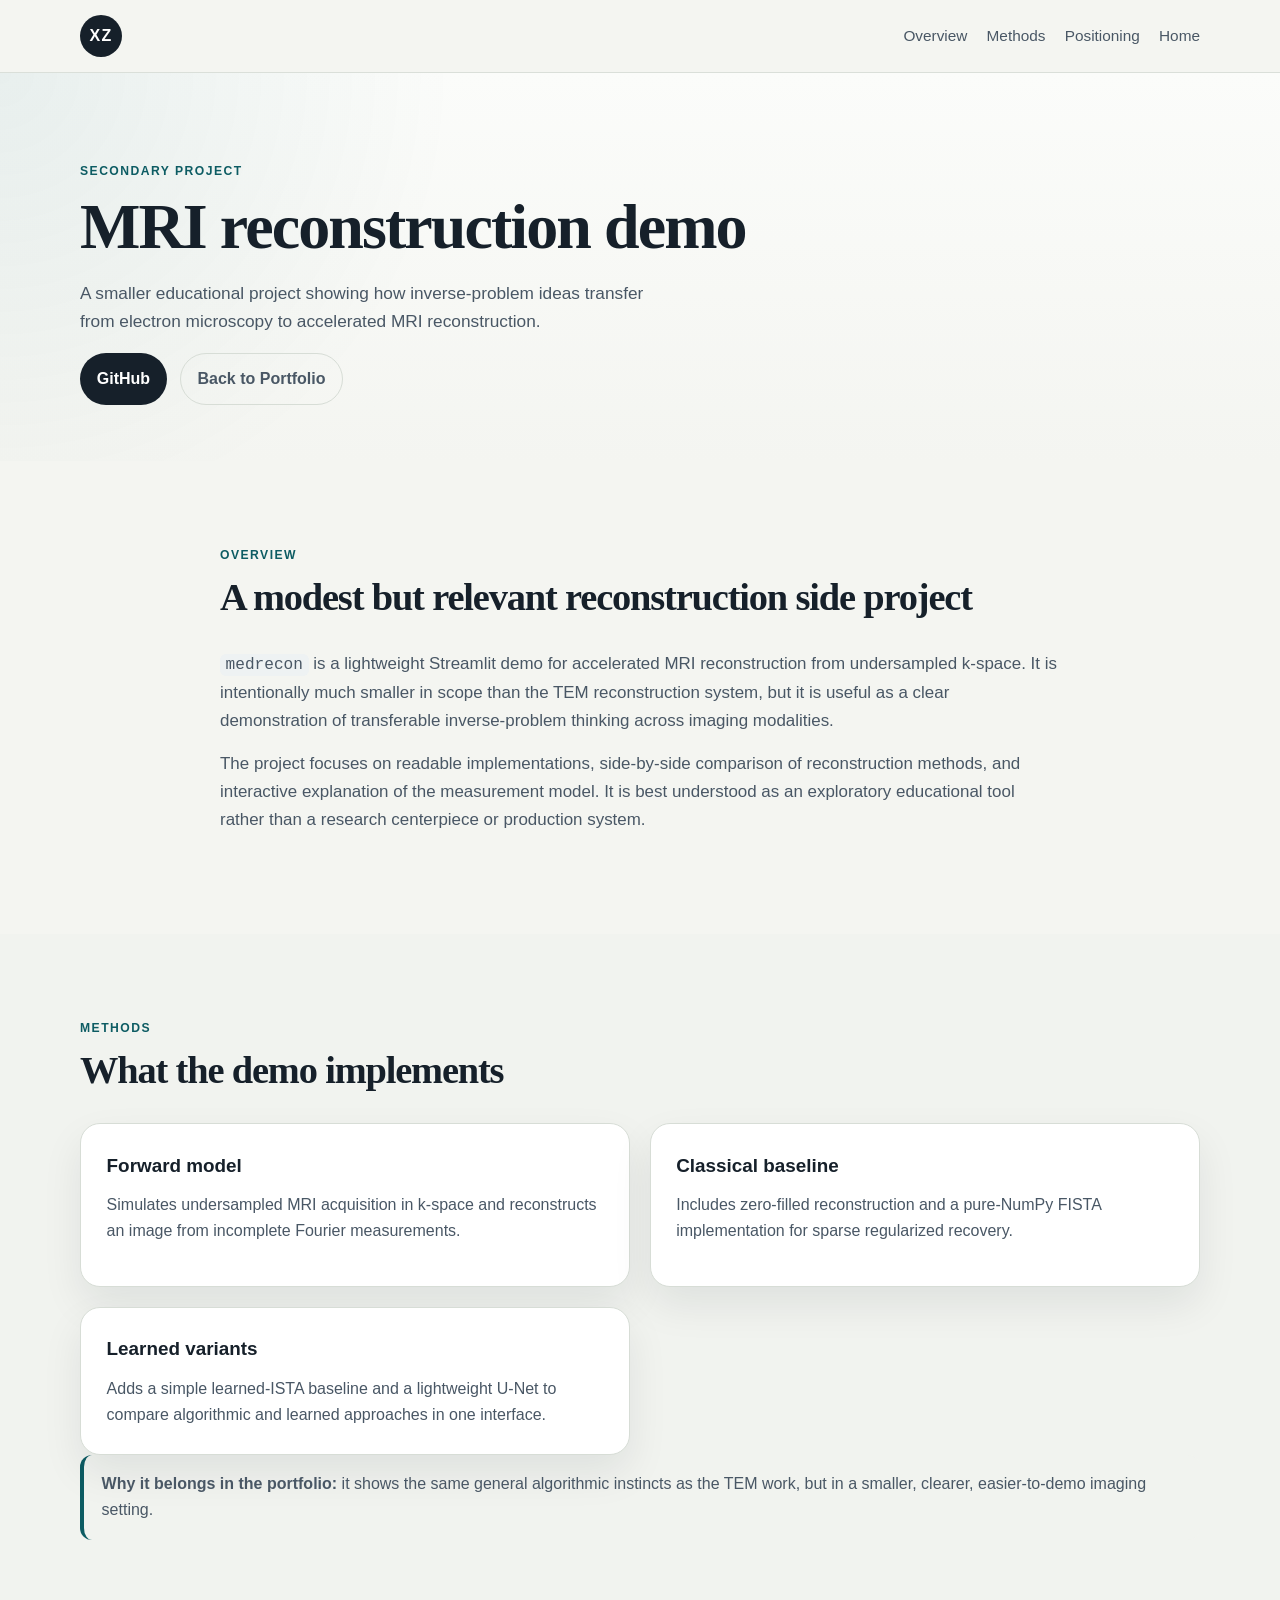
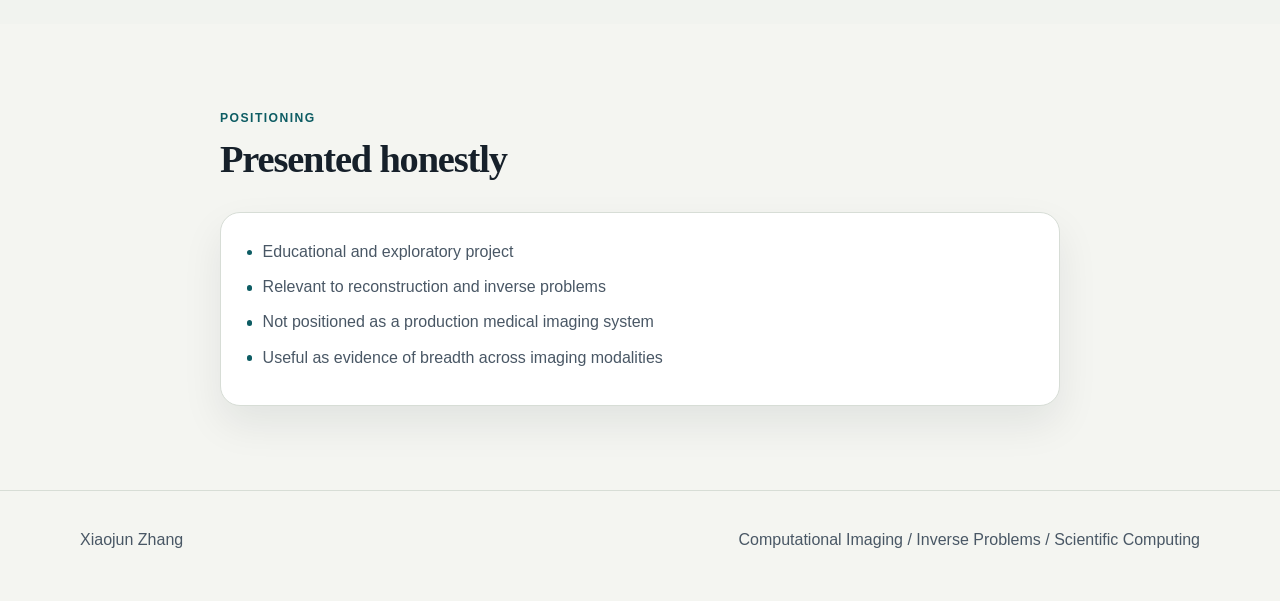
<file: projects/mri.html>
<!DOCTYPE html>
<html lang="en">
<head>
  <meta charset="UTF-8" />
  <meta name="viewport" content="width=device-width, initial-scale=1.0" />
  <meta
    name="description"
    content="Portfolio page for a small MRI reconstruction demo exploring inverse-problem methods across imaging modalities."
  />
  <title>MRI Reconstruction Demo | Xiaojun Zhang</title>
  <link rel="icon" href="../assets/img/icon.png" />
  <link rel="stylesheet" href="../assets/css/style.css" />
</head>
<body>
  <a class="skip-link" href="#main">Skip to content</a>

  <header class="site-header">
    <div class="container nav-shell">
      <a class="brand" href="../index.html">XZ</a>
      <nav class="site-nav" aria-label="Primary">
        <a href="#overview">Overview</a>
        <a href="#methods">Methods</a>
        <a href="#positioning">Positioning</a>
        <a href="../index.html">Home</a>
      </nav>
    </div>
  </header>

  <main id="main">
    <section class="project-hero project-hero-compact">
      <div class="container">
        <p class="eyebrow">Secondary Project</p>
        <h1>MRI reconstruction demo</h1>
        <p class="project-hero-text">
          A smaller educational project showing how inverse-problem ideas transfer from electron microscopy to accelerated MRI reconstruction.
        </p>
        <div class="action-row">
          <a class="button button-primary" href="https://github.com/xjzhang2365/medrecon">GitHub</a>
          <a class="button button-tertiary" href="../index.html">Back to Portfolio</a>
        </div>
      </div>
    </section>

    <section id="overview" class="section">
      <div class="container section-narrow">
        <div class="section-heading">
          <p class="eyebrow">Overview</p>
          <h2>A modest but relevant reconstruction side project</h2>
        </div>
        <div class="prose-block">
          <p>
            <code>medrecon</code> is a lightweight Streamlit demo for accelerated MRI reconstruction from undersampled k-space.
            It is intentionally much smaller in scope than the TEM reconstruction system, but it is useful as a clear demonstration
            of transferable inverse-problem thinking across imaging modalities.
          </p>
          <p>
            The project focuses on readable implementations, side-by-side comparison of reconstruction methods, and interactive explanation of the measurement model.
            It is best understood as an exploratory educational tool rather than a research centerpiece or production system.
          </p>
        </div>
      </div>
    </section>

    <section id="methods" class="section section-tinted">
      <div class="container">
        <div class="section-heading">
          <p class="eyebrow">Methods</p>
          <h2>What the demo implements</h2>
        </div>

        <div class="card-grid">
          <article class="card">
            <h3>Forward model</h3>
            <p>
              Simulates undersampled MRI acquisition in k-space and reconstructs an image from incomplete Fourier measurements.
            </p>
          </article>

          <article class="card">
            <h3>Classical baseline</h3>
            <p>
              Includes zero-filled reconstruction and a pure-NumPy FISTA implementation for sparse regularized recovery.
            </p>
          </article>

          <article class="card">
            <h3>Learned variants</h3>
            <p>
              Adds a simple learned-ISTA baseline and a lightweight U-Net to compare algorithmic and learned approaches in one interface.
            </p>
          </article>
        </div>

        <div class="callout">
          <strong>Why it belongs in the portfolio:</strong>
          it shows the same general algorithmic instincts as the TEM work, but in a smaller, clearer, easier-to-demo imaging setting.
        </div>
      </div>
    </section>

    <section id="positioning" class="section">
      <div class="container section-narrow">
        <div class="section-heading">
          <p class="eyebrow">Positioning</p>
          <h2>Presented honestly</h2>
        </div>
        <div class="card">
          <ul class="plain-list">
            <li>Educational and exploratory project</li>
            <li>Relevant to reconstruction and inverse problems</li>
            <li>Not positioned as a production medical imaging system</li>
            <li>Useful as evidence of breadth across imaging modalities</li>
          </ul>
        </div>
      </div>
    </section>
  </main>

  <footer class="site-footer">
    <div class="container footer-shell">
      <p>Xiaojun Zhang</p>
      <p>Computational Imaging / Inverse Problems / Scientific Computing</p>
    </div>
  </footer>
</body>
</html>
</file>
<file: assets/css/style.css>
:root {
  --bg: #f4f5f1;
  --surface: #ffffff;
  --surface-muted: #f1f3ef;
  --ink: #16202a;
  --ink-soft: #495765;
  --line: #d7ddd6;
  --accent: #0d5c63;
  --accent-strong: #0b4851;
  --accent-soft: #dff0ef;
  --highlight: #8d5b2f;
  --shadow: 0 18px 40px rgba(18, 31, 43, 0.08);
  --radius: 20px;
  --radius-sm: 12px;
  --container: 1120px;
}

* {
  box-sizing: border-box;
}

html {
  scroll-behavior: smooth;
}

body {
  margin: 0;
  font-family: "IBM Plex Sans", "Segoe UI", sans-serif;
  background: var(--bg);
  color: var(--ink);
  line-height: 1.65;
}

img {
  display: block;
  max-width: 100%;
}

a {
  color: inherit;
  text-decoration: none;
}

code {
  font-family: "IBM Plex Mono", "SFMono-Regular", Consolas, monospace;
  font-size: 0.95em;
  background: #eef2f3;
  border-radius: 6px;
  padding: 0.1rem 0.35rem;
}

.skip-link {
  position: absolute;
  left: -9999px;
  top: 1rem;
  background: var(--surface);
  color: var(--ink);
  padding: 0.75rem 1rem;
  border-radius: 8px;
}

.skip-link:focus {
  left: 1rem;
  z-index: 200;
}

.container {
  width: min(calc(100% - 2rem), var(--container));
  margin: 0 auto;
}

.section {
  padding: 5.25rem 0;
}

.section-tinted {
  background: var(--surface-muted);
}

.section-narrow {
  max-width: 840px;
}

.site-header {
  position: sticky;
  top: 0;
  z-index: 100;
  backdrop-filter: blur(14px);
  background: rgba(244, 245, 241, 0.88);
  border-bottom: 1px solid rgba(215, 221, 214, 0.9);
}

.nav-shell {
  display: flex;
  align-items: center;
  justify-content: space-between;
  min-height: 72px;
  gap: 1.5rem;
}

.brand {
  width: 42px;
  height: 42px;
  border-radius: 50%;
  display: inline-flex;
  align-items: center;
  justify-content: center;
  background: var(--ink);
  color: #fff;
  font-weight: 700;
  letter-spacing: 0.08em;
}

.site-nav {
  display: flex;
  flex-wrap: wrap;
  justify-content: flex-end;
  gap: 1.2rem;
}

.site-nav a {
  color: var(--ink-soft);
  font-size: 0.96rem;
}

.site-nav a:hover,
.link-row a:hover,
.contact-list a:hover {
  color: var(--accent);
}

.hero,
.project-hero {
  padding: 5.5rem 0 4.5rem;
  background:
    radial-gradient(circle at top left, rgba(13, 92, 99, 0.08), transparent 34%),
    linear-gradient(180deg, #fbfcfa 0%, var(--bg) 100%);
}

.project-hero-compact {
  padding-bottom: 3.5rem;
}

.hero-grid,
.feature-layout,
.image-comparison {
  display: grid;
  gap: 1.5rem;
}

.hero-grid {
  grid-template-columns: minmax(0, 1.4fr) minmax(280px, 0.8fr);
  align-items: start;
}

.hero-copy h1,
.project-hero h1,
.section-heading h2 {
  font-family: "Source Serif 4", Georgia, serif;
  letter-spacing: -0.03em;
  line-height: 1.08;
}

.hero-copy h1,
.project-hero h1 {
  margin: 0 0 0.85rem;
  font-size: clamp(2.9rem, 5vw, 4.8rem);
}

.hero-title {
  margin: 0 0 1rem;
  color: var(--accent);
  font-size: 1.1rem;
  font-weight: 600;
}

.hero-text,
.project-hero-text,
.section-intro {
  color: var(--ink-soft);
  font-size: 1.08rem;
  max-width: 62ch;
}

.hero-panel {
  display: grid;
  gap: 1rem;
}

.metric-card,
.card,
.contact-card {
  background: var(--surface);
  border: 1px solid var(--line);
  border-radius: var(--radius);
  box-shadow: var(--shadow);
}

.metric-card {
  padding: 1.35rem;
}

.metric-label,
.project-kicker {
  margin: 0 0 0.8rem;
  text-transform: uppercase;
  letter-spacing: 0.08em;
  font-size: 0.77rem;
  color: var(--highlight);
  font-weight: 700;
}

.metric-text {
  margin: 0;
  color: var(--ink-soft);
}

.eyebrow {
  margin: 0 0 0.7rem;
  text-transform: uppercase;
  letter-spacing: 0.12em;
  font-size: 0.76rem;
  color: var(--accent);
  font-weight: 700;
}

.section-heading {
  margin-bottom: 2rem;
}

.section-heading h2 {
  margin: 0 0 0.7rem;
  font-size: clamp(2rem, 3vw, 3rem);
}

.card {
  padding: 1.6rem;
}

.card h3 {
  margin: 0 0 0.7rem;
  font-size: 1.18rem;
}

.card p {
  margin: 0 0 1rem;
  color: var(--ink-soft);
}

.card:last-child p:last-child {
  margin-bottom: 0;
}

.feature-layout {
  grid-template-columns: minmax(0, 1.12fr) minmax(0, 0.88fr);
  align-items: start;
}

.feature-visual figcaption,
.media-strip figcaption,
.image-comparison figcaption,
.card figcaption {
  margin-top: 0.85rem;
  color: var(--ink-soft);
  font-size: 0.94rem;
}

.summary-grid {
  display: grid;
  grid-template-columns: repeat(2, minmax(0, 1fr));
  gap: 1rem;
  margin: 1.5rem 0;
}

.summary-grid dt {
  font-size: 0.82rem;
  text-transform: uppercase;
  letter-spacing: 0.08em;
  color: var(--highlight);
  margin-bottom: 0.3rem;
  font-weight: 700;
}

.summary-grid dd {
  margin: 0;
  color: var(--ink-soft);
}

.pill-row {
  display: flex;
  flex-wrap: wrap;
  gap: 0.55rem;
  margin-bottom: 1rem;
}

.pill {
  display: inline-flex;
  align-items: center;
  padding: 0.45rem 0.75rem;
  border-radius: 999px;
  background: var(--accent-soft);
  color: var(--accent-strong);
  font-size: 0.84rem;
  font-weight: 600;
}

.button {
  display: inline-flex;
  align-items: center;
  justify-content: center;
  min-height: 44px;
  padding: 0.75rem 1.05rem;
  border-radius: 999px;
  font-weight: 600;
  transition: background 0.2s ease, color 0.2s ease, border-color 0.2s ease, transform 0.2s ease;
}

.button:hover {
  transform: translateY(-1px);
}

.button-primary {
  background: var(--ink);
  color: #fff;
}

.button-primary:hover {
  background: #0d1820;
}

.button-secondary,
.button-tertiary {
  border: 1px solid var(--line);
}

.button-secondary {
  background: var(--surface);
  color: var(--ink);
}

.button-secondary:hover,
.button-tertiary:hover {
  border-color: var(--accent);
  color: var(--accent);
}

.button-tertiary {
  background: transparent;
  color: var(--ink-soft);
}

.hero-actions,
.action-row,
.link-row {
  display: flex;
  flex-wrap: wrap;
  gap: 0.8rem;
}

.plain-list,
.project-points {
  list-style: none;
  padding: 0;
  margin: 0;
}

.plain-list li,
.project-points li {
  position: relative;
  padding-left: 1rem;
  margin-bottom: 0.55rem;
  color: var(--ink-soft);
}

.plain-list li::before,
.project-points li::before {
  content: "";
  position: absolute;
  left: 0;
  top: 0.68rem;
  width: 0.35rem;
  height: 0.35rem;
  border-radius: 50%;
  background: var(--accent);
}

.prose-block p {
  margin: 0 0 1rem;
  color: var(--ink-soft);
  font-size: 1.06rem;
}

.card-grid,
.timeline-grid {
  display: grid;
  gap: 1.2rem;
}

.card-grid {
  grid-template-columns: repeat(2, minmax(0, 1fr));
}

.skills-grid {
  grid-template-columns: repeat(2, minmax(0, 1fr));
}

.timeline-grid {
  grid-template-columns: repeat(2, minmax(0, 1fr));
  margin-bottom: 1.5rem;
}

.stage-card {
  position: relative;
  padding-top: 2.6rem;
}

.stage-index {
  position: absolute;
  top: 1rem;
  right: 1rem;
  font-size: 0.85rem;
  letter-spacing: 0.08em;
  color: var(--highlight);
  font-weight: 700;
}

.image-comparison {
  grid-template-columns: repeat(2, minmax(0, 1fr));
  margin-top: 1.5rem;
}

.media-strip {
  margin-top: 1.5rem;
}

.media-emphasis {
  margin-top: 1.5rem;
}

.card-accent {
  border-color: rgba(13, 92, 99, 0.25);
  background: linear-gradient(180deg, #ffffff 0%, #f6fbfb 100%);
}

.callout {
  border-left: 4px solid var(--accent);
  background: var(--surface-muted);
  border-radius: var(--radius-sm);
  padding: 1rem 1.1rem;
  color: var(--ink-soft);
}

.large-callout {
  margin-top: 1.5rem;
}

.embedded-image {
  border-radius: 12px;
  margin-bottom: 1rem;
  border: 1px solid var(--line);
}

.contact-list {
  display: grid;
  gap: 1rem;
}

.contact-list a {
  display: flex;
  justify-content: space-between;
  gap: 1rem;
  padding: 1rem 0;
  border-bottom: 1px solid var(--line);
}

.contact-list a:last-child {
  border-bottom: 0;
}

.contact-list span {
  color: var(--ink-soft);
}

.site-footer {
  border-top: 1px solid var(--line);
  padding: 1.25rem 0 2rem;
  color: var(--ink-soft);
}

.footer-shell {
  display: flex;
  justify-content: space-between;
  gap: 1rem;
  flex-wrap: wrap;
}

@media (max-width: 980px) {
  .hero-grid,
  .feature-layout {
    grid-template-columns: 1fr;
  }
}

@media (max-width: 760px) {
  .section {
    padding: 4rem 0;
  }

  .nav-shell {
    align-items: flex-start;
    padding: 0.9rem 0;
    flex-direction: column;
  }

  .site-nav {
    justify-content: flex-start;
    gap: 0.85rem 1rem;
  }

  .hero,
  .project-hero {
    padding-top: 4rem;
  }

  .summary-grid,
  .card-grid,
  .skills-grid,
  .timeline-grid,
  .image-comparison {
    grid-template-columns: 1fr;
  }

  .contact-list a {
    flex-direction: column;
    gap: 0.2rem;
  }
}
</file>
